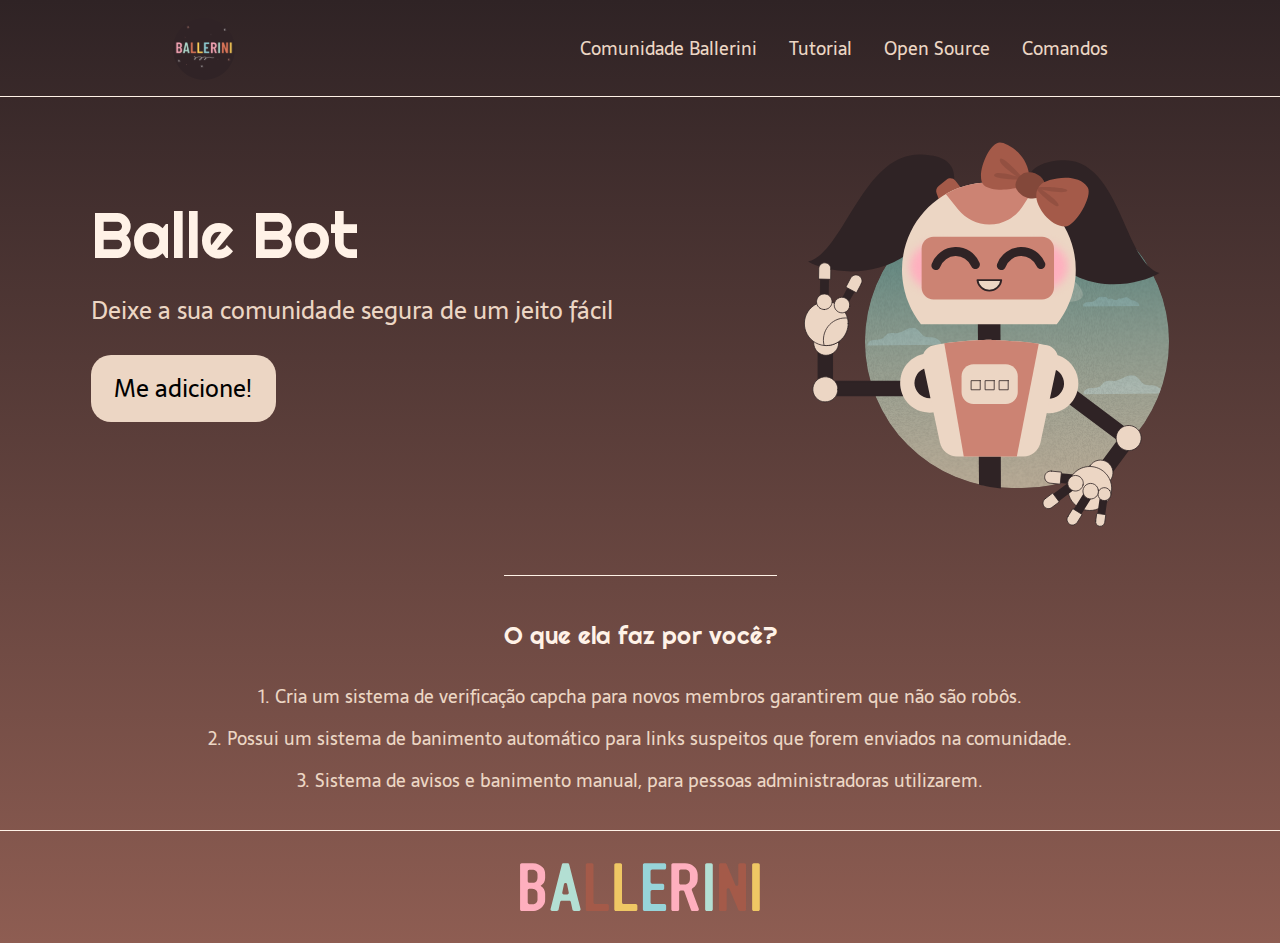
<file: BalleBot/index.html>
<!DOCTYPE html>
<html lang="pt-br">

<head>
    <meta charset="UTF-8">
    <meta http-equiv="X-UA-Compatible" content="IE=edge">
    <meta name="viewport" content="width=device-width, initial-scale=1.0">
    <link rel="stylesheet" href="style.css">
    <link rel="stylesheet" href="reset.css">
    <title>Landing Pages</title>
</head>

<body>

    <header class="cabecalho">
        <img class="cabecalho__logo" src="img/logo.svg" alt="Logo da Pagina">
        <nav class="cabecalho__navegacao">
            <a class="cabecalho__navegacao__icone" href="#">Comunidade Ballerini</a>
            <a class="cabecalho__navegacao__icone" href="#">Tutorial</a>
            <a class="cabecalho__navegacao__icone" href="#">Open Source</a>
            <a class="cabecalho__navegacao__icone" href="#">Comandos</a>
        </nav>
    </header>
    <main class="conteudo">
        <section class="conteudo__principal">
            <div class="conteudo__principal__escrito">
                <h1 class="conteudo_principal__escrito--titulo">Balle Bot</h1>
                <h2 class="conteudo__principal__escrito--subtitulo">Deixe a sua comunidade segura de um jeito fácil</h2>
                <button class="conteudo__principal__botao">Me adicione!</button>
            </div>
            <img class="conteudo__principal--imgame" src="img/img.svg" alt="Imagem principal da Pagina">
        </section>
        <section class="conteudo__secundario">
            <h3 class="conteudo__secundario--titulo">O que ela faz por você?</h3>
            <p class="conteudo__secundario--paragrafo">1. Cria um <strong>sistema de verificação capcha</strong> para
                novos membros garantirem que não são robôs.</p>
            <p class="conteudo__secundario--paragrafo">2. Possui um <strong>sistema de banimento automático</strong>
                para links suspeitos que forem enviados na comunidade.</p>
            <p class="conteudo__secundario--paragrafo">3. Sistema de avisos e banimento manual, para pessoas
                administradoras utilizarem.</p>
        </section>
    </main>
    <footer class="rodape">
        <img class="rodape__img" src="img/rodape.svg" alt="Rodape da Pagina">
    </footer>
</body>

</html>
</file>
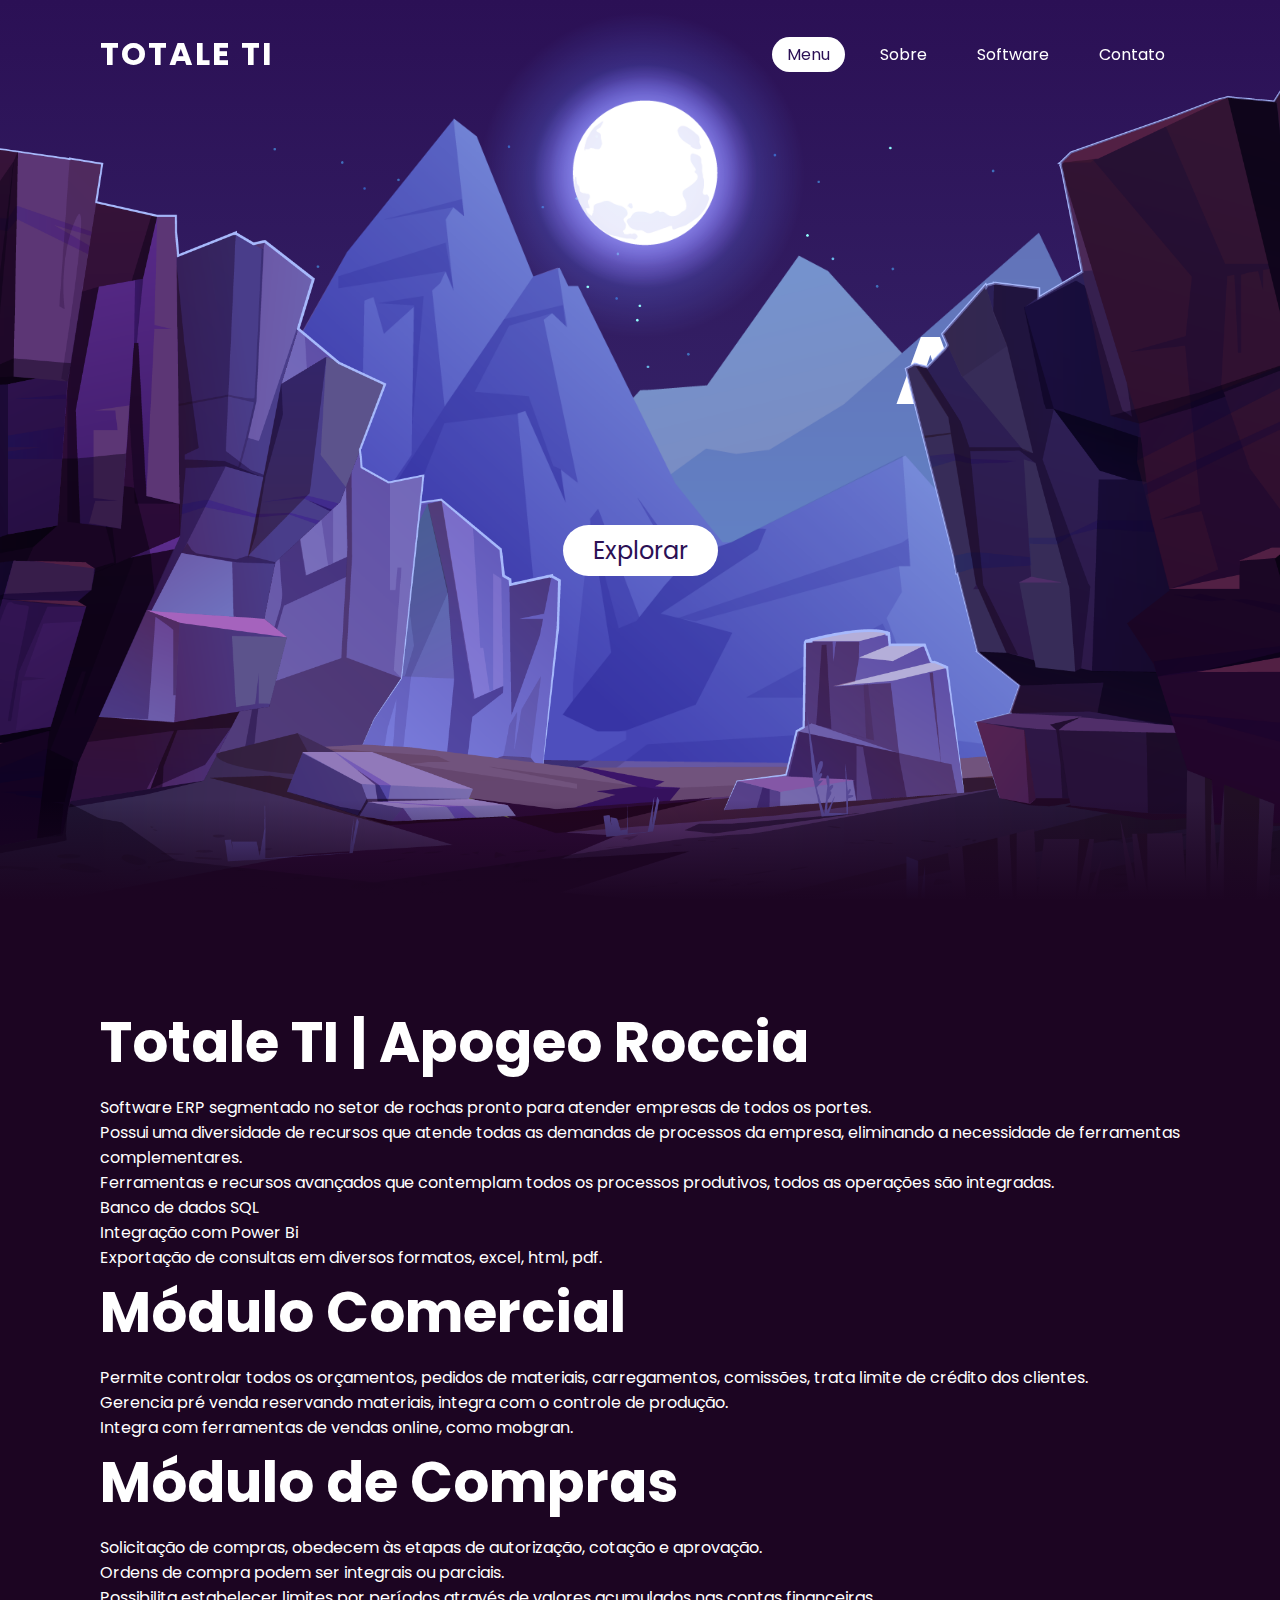
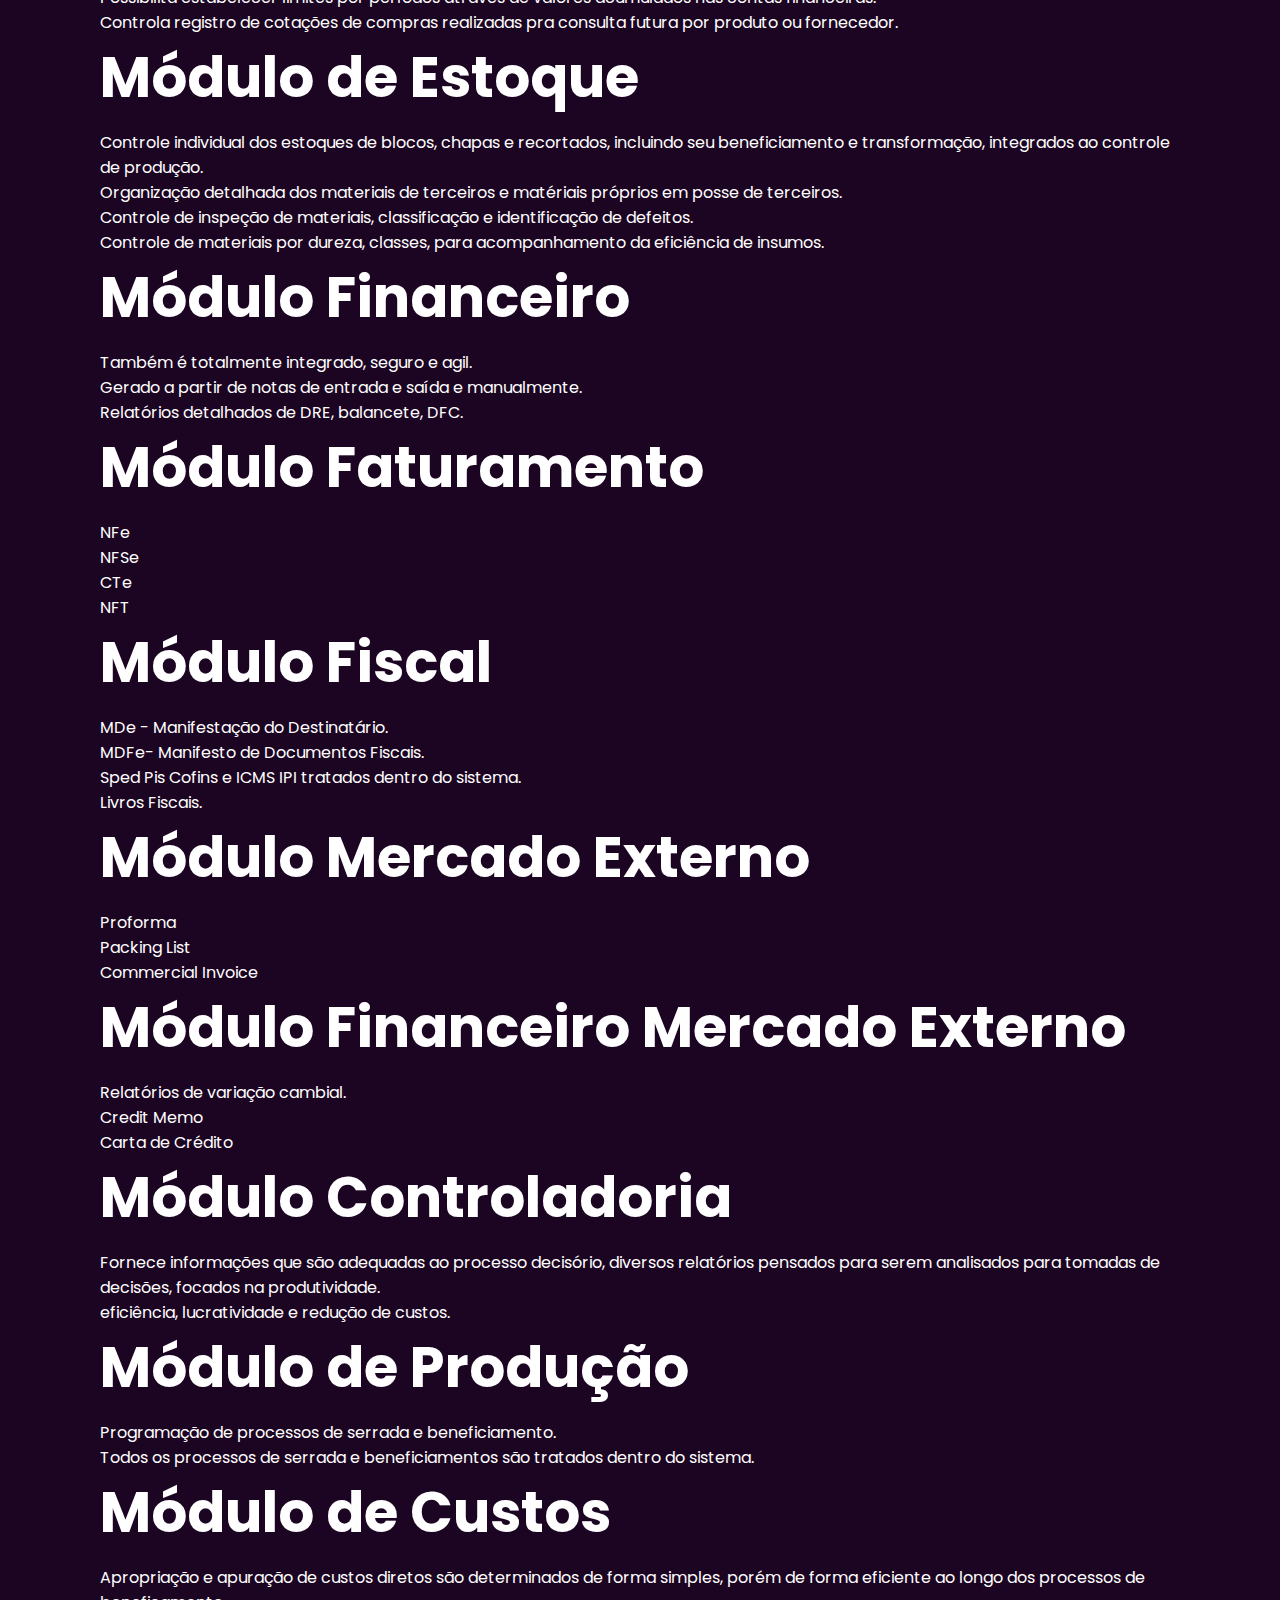
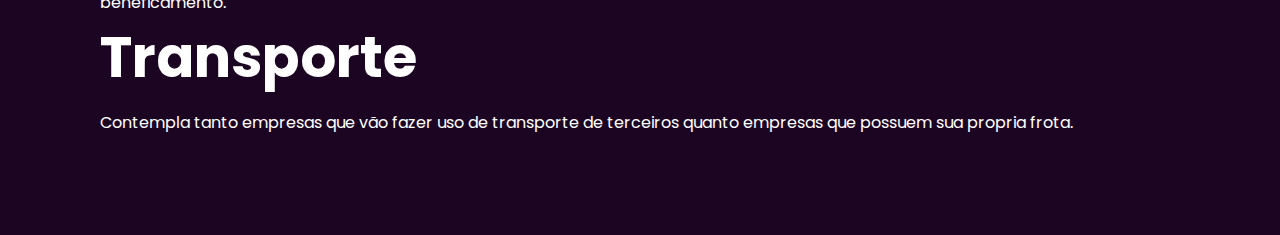
<file: Paralax/index.html>
<!DOCTYPE html>
<html lang="pt-br">
<head>
    <meta charset="UTF-8">
    <meta http-equiv="X-UA-Compatible" content="IE=edge">
    <meta name="viewport" content="width=device-width, initial-scale=1.0">
    <link rel="stylesheet" type="text/css" href="style.css">

    <title>Paralax</title>
</head>
<body>
  <header>
      <a href="#" class="logo">TOTALE TI</a>
       <ul>
           <li><a href="#" class="active">Menu</a></li>
           <li><a href="#">Sobre</a></li>
           <li><a href="#">Software</a></li>
           <li><a href="#">Contato</a></li>
       </ul>
  </header>  
  <section>
     <img src="stars.png" id="stars">
     <img src="moon.png" id="moon">
     <img src="mountains-behind.png" id="mountains-behind">
     <h2 id="text">Apogeo Roccia</h2>
     <a href="#sec" id="btn">Explorar</a>
     <img src="front.png" id="front">
  </section>
  <div class="sec" id="sec">
      <h2>Totale TI   |   Apogeo Roccia</h2>
      <p>Software ERP segmentado no setor de rochas pronto para atender empresas de todos os portes.<br>
        Possui uma diversidade de recursos que atende todas as demandas de processos da empresa, eliminando a necessidade de ferramentas complementares.<br>
        Ferramentas e recursos avançados que contemplam todos os processos produtivos, todos as operações são integradas.<br>
        Banco de dados SQL<br>
        Integração com Power Bi<br>
        Exportação de consultas em diversos formatos, excel, html, pdf.</p>

       <h2>Módulo Comercial</h2> 
       <p> Permite controlar todos os orçamentos, pedidos de materiais, carregamentos, comissões, trata limite de crédito dos clientes. <br>
        Gerencia pré venda reservando materiais, integra com o controle de produção.<br>
        Integra com ferramentas de vendas online, como mobgran.</p>
        
        
    <h2>Módulo de Compras</h2>
    <p>Solicitação de compras, obedecem às etapas de autorização, cotação e aprovação. <br>
        Ordens de compra podem ser integrais ou parciais.<br>
        Possibilita estabelecer limites por períodos através de valores acumulados nas contas financeiras.<br>
        Controla registro de cotações de compras realizadas pra consulta futura por produto ou fornecedor.<br></p>
        
    <h2>Módulo de Estoque</h2>
    <p> Controle individual dos estoques de blocos, chapas e recortados, incluindo seu beneficiamento e transformação, integrados ao controle de produção.<br>
        Organização detalhada dos materiais de terceiros e matériais próprios em posse de terceiros.<br>
        Controle de inspeção de materiais, classificação e identificação de defeitos.<br>
        Controle de materiais por dureza, classes, para acompanhamento da eficiência de insumos.<br></p>
        
    <h2>Módulo Financeiro</h2>
    <p>Também é totalmente integrado, seguro e agil.<br>
        Gerado a partir de notas de entrada e saída e manualmente.<br>
        Relatórios detalhados de DRE, balancete, DFC.<br></p>
    
    <h2>Módulo Faturamento</h2>
    <p>NFe<br>
        NFSe<br>
        CTe<br>
        NFT<br></p>
        
   <h2>Módulo Fiscal</h2>
   <p> MDe - Manifestação do Destinatário.<br>
        MDFe- Manifesto de Documentos Fiscais.<br>
        Sped Pis Cofins e ICMS IPI tratados dentro do sistema.<br>
        Livros Fiscais.<br></p>
    
    <h2>Módulo Mercado Externo</h2>
    <p>Proforma<br> 
        Packing List<br>
        Commercial Invoice<br></p>
        
    <h2>Módulo Financeiro Mercado Externo</h2>
    <p>Relatórios de variação cambial.<br>
        Credit Memo<br>
        Carta de Crédito<br></p>
        
    <h2>Módulo Controladoria</h2>
    <p> Fornece informações que são adequadas ao processo decisório, diversos relatórios pensados para serem analisados para tomadas de decisões, focados na produtividade.<br>
        eficiência, lucratividade e redução de custos.<br></p>
        
    <h2>Módulo de Produção</h2>
    <p>Programação de processos de serrada e beneficiamento.<br>
        Todos os processos de serrada e beneficiamentos são tratados dentro do sistema.<br></p>
    
    <h2>Módulo de Custos</h2>
    <p>Apropriação e apuração de custos diretos são determinados de forma simples, porém de forma eficiente ao longo dos processos de beneficamento.<br></p>
        
    <h2>Transporte</h2>
    <p>Contempla tanto empresas que vão fazer uso de transporte de terceiros quanto empresas que possuem sua propria frota.<br></p>
  </div>

<script>
    let stars = document.getElementById('stars');
    let moon = document.getElementById('moon');
    let mountains_behind = document.getElementById('mountains-behind');
    let text = document.getElementById('text');
    let btn = document.getElementById('btn');
    let front = document.getElementById('front');
    let header = document.querySelector('header');

    window.addEventListener('scroll', function(){
        let value = window.scrollY;
        stars.style.left = value * 0.25 + 'px';
        moon.style.top = value * 1.05 + 'px';
        mountains_behind.style.top = value * 0.5 + 'px';
        front.style.top = value * 0 + 'px';
        text.style.marginRight = value * 4 + 'px';
        text.style.marginTop = value * 1.5 + 'px';
        btn.style.marginTop = value * 1.5 + 'px';
        header.style.top = value * 0.5 + 'px';
    })
</script>

</body>
</html>
</file>
<file: BalleBot/style.css>
@import url('https://fonts.googleapis.com/css2?family=Inter:wght@100;400;700&family=Montserrat:wght@300;400;700&family=Open+Sans:wght@300;400;700&family=Righteous&family=Sarala&display=swap');

* {
    text-decoration: none;
}

body {
    background: linear-gradient(#2F2325, #8E5D52);
}

.cabecalho {
    display: flex;
    align-items: center;
    justify-content: space-around;
    padding-top: 18px;
}

.cabecalho__logo {
    height: 62px;
}

.cabecalho__navegacao {
    display: flex;
    gap: 32px;
}

.cabecalho__navegacao__icone {
    font-family: 'Sarala', sans-serif;
    font-weight: 400;
    font-size: 18px;
    color: rgba(236, 214, 196, 1);    
    transition: .3s;     
    cursor: pointer;   
}

.conteudo {
    border-top: 0.4px solid #FFF2E7;
    margin-top: 16px;
}

.conteudo__principal {
    display: flex;
    flex-direction: row;
    align-items: center;
    justify-content: space-around;
}

.conteudo__principal__escrito {
    display: flex;
    flex-direction: column;
    gap: 32px;
}

.conteudo_principal__escrito--titulo {
    font-family: 'Righteous', cursive;
    font-weight: 400;
    font-size: 64px;
    color: #FFF2E7;
}

.conteudo__principal__escrito--subtitulo {
    font-family: 'Sarala', sans-serif;
    font-weight: 400;
    font-size: 24px;
    color: #ECD6C4;
}

.conteudo__principal__botao {
    font-family: 'Sarala', sans-serif;
    font-size: 24px;
    background-color: rgba(236, 214, 196, 1);
    border: none;
    border-radius: 20px;
    width: 185px;
    height:67px;
    box-shadow: rgba(0, 0, 0, 0.25);    
    cursor: pointer;
    transition: .3s;
}

.conteudo__principal__botao:hover {
    background-color: #2F2325;
    color: rgba(236, 214, 196, 1);
}

.conteudo__principal__imagem{
    height: 430px;
}

.conteudo__secundario {
    display: flex;
    flex-direction: column;
    align-items: center;
    gap: 24px;
    margin-top: 48px;
}

.conteudo__secundario--titulo {
    border-top: 0.4px solid #FFF2E7;
    padding-top: 48px;
    font-family: 'Righteous', cursive;
    color: #FFF2E7;
    font-size: 24px;
    margin-bottom: 16px
}

.conteudo__secundario--paragrafo {
    font-family: 'Sarala', sans-serif;
    font-weight: 300;
    font-size: 18px;
    color: #ECD6C4;       
}

.rodape {    
    margin-top: 40px;
    border-top: 0.4px solid #FFF2E7;
    padding: 32px;
}

.rodape__img {
   height: 48px;
   display: block;
   margin: 0 auto;
}
</file>
<file: Paralax/style.css>
@import url('https://fonts.googleapis.com/css?family=Poppins:300,400,500,600,700,800,900&display=swap');

* {
    margin:0;
    padding:0;
    box-sizing: border-box;
    font-family:'Poppins', sans-serif;
    scroll-behavior: smooth;
    
}

body {
    min-height: 100vh;
    overflow-x: hidden;
    background: linear-gradient(#2b1055, #7597de);
}

header {
    position: absolute;
    top: 0;
    left: 0;
    width: 100%;
    padding:30px 100px;
    display: flex;
    justify-content: space-between;
    align-items: center;
    z-index: 10000;
}

header .logo {
    color: #fff;
    font-weight: 700;
    text-decoration: none;
    font-size:2em;
    text-transform: uppercase;
    letter-spacing:2px; 
}

header ul {
    display: flex;
    justify-content: center; 
    align-items: center;
}

header ul li {
    list-style: none;
    margin-left: 20px;
}

header ul li a{
    text-decoration: none;
    padding: 6px 15px;
    color:#fff;
    border-radius: 20px;
}

header ul li a:hover, 
header ul li a.active{
    background: #fff;
    color:#2b1055;
}

section {
    position: relative;
    width: 100%;
    height: 100vh;
    padding:100px;
    display: flex;
    justify-content: center;
    align-items: center;
    overflow: hidden;
}

section::before{
    content: '';
    position:absolute;
    bottom: 0;
    width: 100%;
    height: 100px;
    background: linear-gradient(to top, #1c0522, transparent);
    z-index: 1000;
}

section img{
    position: absolute;
    top: 0;
    left: 0;
    width: 100%;
    height: 100%;
    object-fit:  cover;
    pointer-events:none;
}

section img#moon{
    mix-blend-mode: screen;
}

section img#front{
    z-index: 10;
}

#text{
    position: absolute;
    right: -350px;
    color:#fff;
    white-space: nowrap;
    font-size: 7.5vw;
    z-index:9 ;
    transform: translateY(-80px);
}

#btn{
    text-decoration:none;
    display: inline-block; 
    padding: 8px 30px;
    border-radius:40px;
    background: #fff;
    color:#2B1055;
    font-size: 1.5em;
    z-index: 9 ;
    transform:translateY(100px);

}

.sec{
    position: relative;
    padding:100px;
    background:#1c0522;
}

.sec h2{
    font-size: 3.5em;
    margin-bottom:10px;
    color: #fff;
}

.sec p {
    font-size: 1em;
    color: #fff; 
}
</file>
